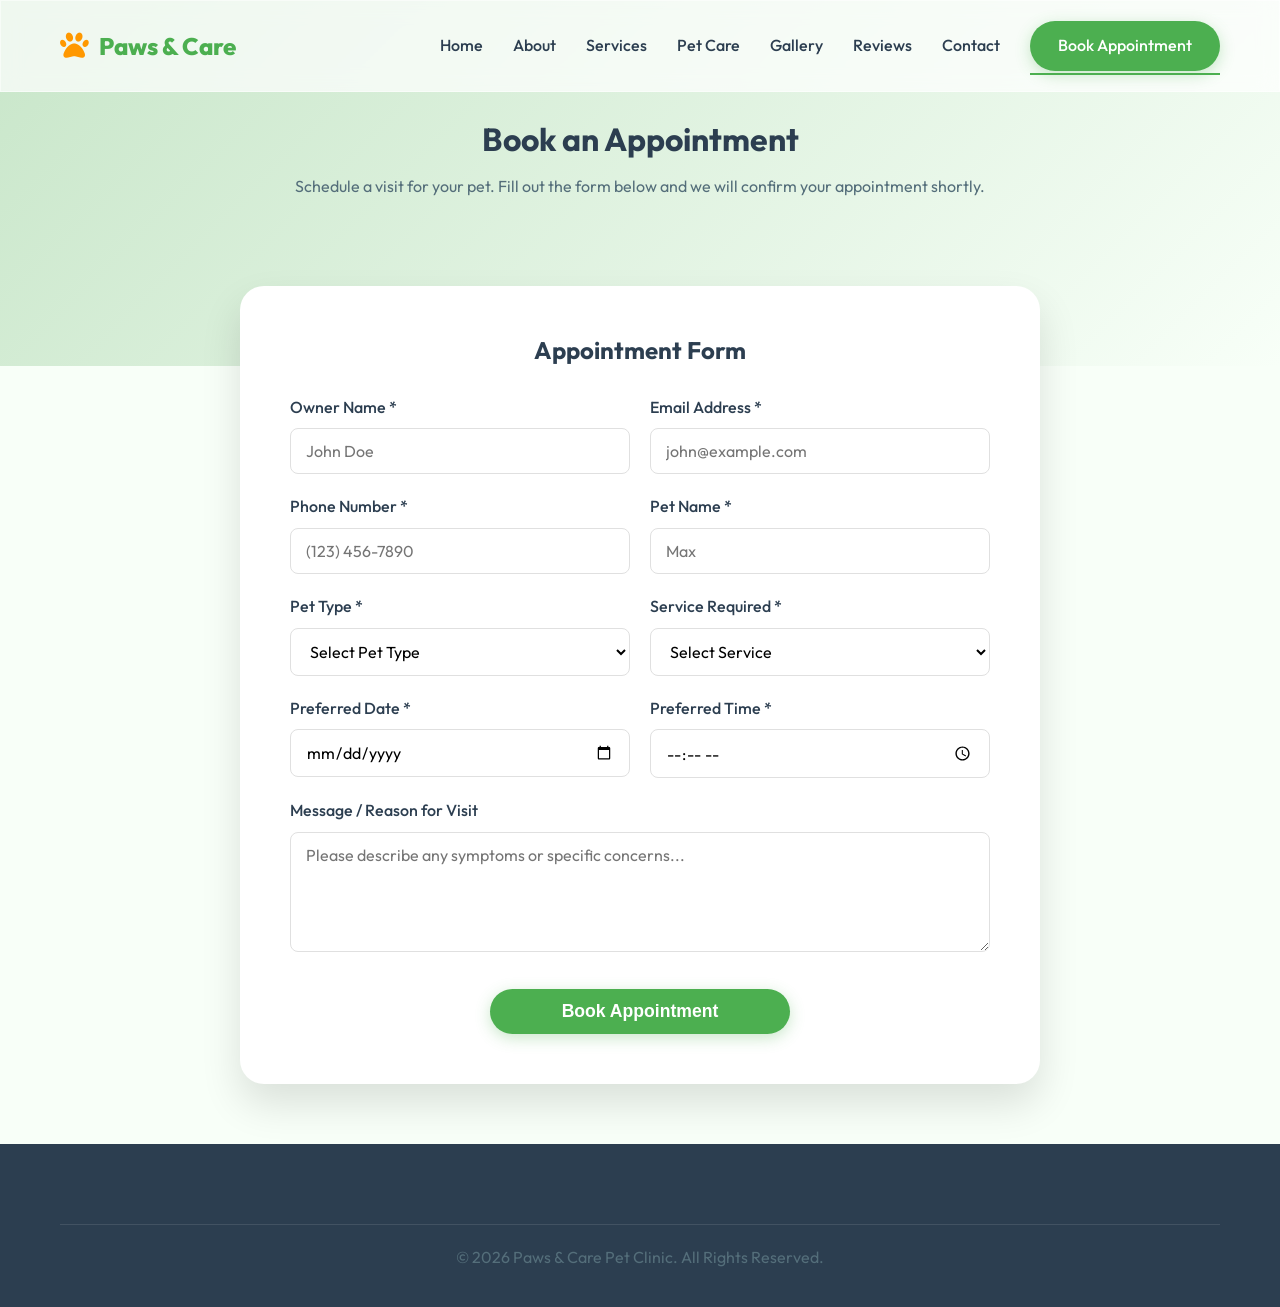
<file: appointment.html>
<!DOCTYPE html>
<html lang="en">
<head>
    <meta charset="UTF-8">
    <meta name="viewport" content="width=device-width, initial-scale=1.0">
    <title>Book Appointment | Paws & Care Pet Clinic</title>
    <link rel="stylesheet" href="https://cdnjs.cloudflare.com/ajax/libs/font-awesome/6.4.0/css/all.min.css">
    <link rel="stylesheet" href="style.css">
    <style>
        .appointment-form-container {
            background: white;
            border-radius: var(--radius-lg);
            padding: 50px;
            box-shadow: var(--shadow-lg);
            max-width: 800px;
            margin: -80px auto 60px;
            position: relative;
            z-index: 10;
        }
        
        .form-row {
            display: grid;
            grid-template-columns: 1fr 1fr;
            gap: 20px;
        }
        
        @media (max-width: 768px) {
            .form-row {
                grid-template-columns: 1fr;
            }
            .appointment-form-container {
                padding: 30px 20px;
            }
        }
    </style>
</head>
<body>

    <!-- Navbar -->
    <nav class="navbar glass">
        <div class="container nav-container">
            <a href="index.html" class="logo">
                <i class="fas fa-paw"></i> Paws & Care
            </a>
            <div class="mobile-menu-btn">
                <i class="fas fa-bars"></i>
            </div>
            <ul class="nav-links">
                <li><a href="index.html">Home</a></li>
                <li><a href="about.html">About</a></li>
                <li><a href="services.html">Services</a></li>
                <li><a href="pet-care.html">Pet Care</a></li>
                <li><a href="gallery.html">Gallery</a></li>
                <li><a href="testimonials.html">Reviews</a></li>
                <li><a href="contact.html">Contact</a></li>
                <li><a href="appointment.html" class="active btn btn-primary text-white" style="color: white !important;">Book Appointment</a></li>
            </ul>
        </div>
    </nav>

    <!-- Page Header -->
    <header class="page-header" style="padding-bottom: 150px;">
        <div class="container reveal">
            <h1>Book an Appointment</h1>
            <p>Schedule a visit for your pet. Fill out the form below and we will confirm your appointment shortly.</p>
        </div>
    </header>

    <!-- Form Section -->
    <div class="container">
        <div class="appointment-form-container reveal-up">
            <h2 class="text-center" style="margin-bottom: 30px;">Appointment Form</h2>
            <form id="appointmentForm">
                <div class="form-row">
                    <div class="form-group">
                        <label class="form-label" for="ownerName">Owner Name *</label>
                        <input type="text" id="ownerName" class="form-control" placeholder="John Doe" required>
                    </div>
                    <div class="form-group">
                        <label class="form-label" for="email">Email Address *</label>
                        <input type="email" id="email" class="form-control" placeholder="john@example.com" required>
                    </div>
                </div>
                
                <div class="form-row">
                    <div class="form-group">
                        <label class="form-label" for="phone">Phone Number *</label>
                        <input type="tel" id="phone" class="form-control" placeholder="(123) 456-7890" required>
                    </div>
                    <div class="form-group">
                        <label class="form-label" for="petName">Pet Name *</label>
                        <input type="text" id="petName" class="form-control" placeholder="Max" required>
                    </div>
                </div>

                <div class="form-row">
                    <div class="form-group">
                        <label class="form-label" for="petType">Pet Type *</label>
                        <select id="petType" class="form-control" required>
                            <option value="">Select Pet Type</option>
                            <option value="dog">Dog</option>
                            <option value="cat">Cat</option>
                            <option value="bird">Bird</option>
                            <option value="rabbit">Rabbit</option>
                            <option value="exotic">Exotic Pet</option>
                            <option value="other">Other</option>
                        </select>
                    </div>
                    <div class="form-group">
                        <label class="form-label" for="service">Service Required *</label>
                        <select id="service" class="form-control" required>
                            <option value="">Select Service</option>
                            <option value="general">General Checkup</option>
                            <option value="vaccination">Vaccination</option>
                            <option value="dental">Dental Care</option>
                            <option value="grooming">Pet Grooming</option>
                            <option value="surgery">Surgery Consultation</option>
                            <option value="other">Other</option>
                        </select>
                    </div>
                </div>

                <div class="form-row">
                    <div class="form-group">
                        <label class="form-label" for="date">Preferred Date *</label>
                        <input type="date" id="date" class="form-control" required>
                    </div>
                    <div class="form-group">
                        <label class="form-label" for="time">Preferred Time *</label>
                        <input type="time" id="time" class="form-control" required>
                    </div>
                </div>

                <div class="form-group">
                    <label class="form-label" for="message">Message / Reason for Visit</label>
                    <textarea id="message" class="form-control" placeholder="Please describe any symptoms or specific concerns..."></textarea>
                </div>

                <div class="text-center" style="margin-top: 30px;">
                    <button type="submit" class="btn btn-primary" style="width: 100%; max-width: 300px; font-size: 1.1rem;">Book Appointment</button>
                </div>
            </form>
        </div>
    </div>

    <!-- Footer -->
    <footer class="footer">
        <div class="container">
            <div class="footer-bottom">
                <p>&copy; 2026 Paws & Care Pet Clinic. All Rights Reserved.</p>
            </div>
        </div>
    </footer>

    <div id="back-to-top" class="back-to-top"><i class="fas fa-arrow-up"></i></div>
    <script src="script.js"></script>
</body>
</html>
</file>
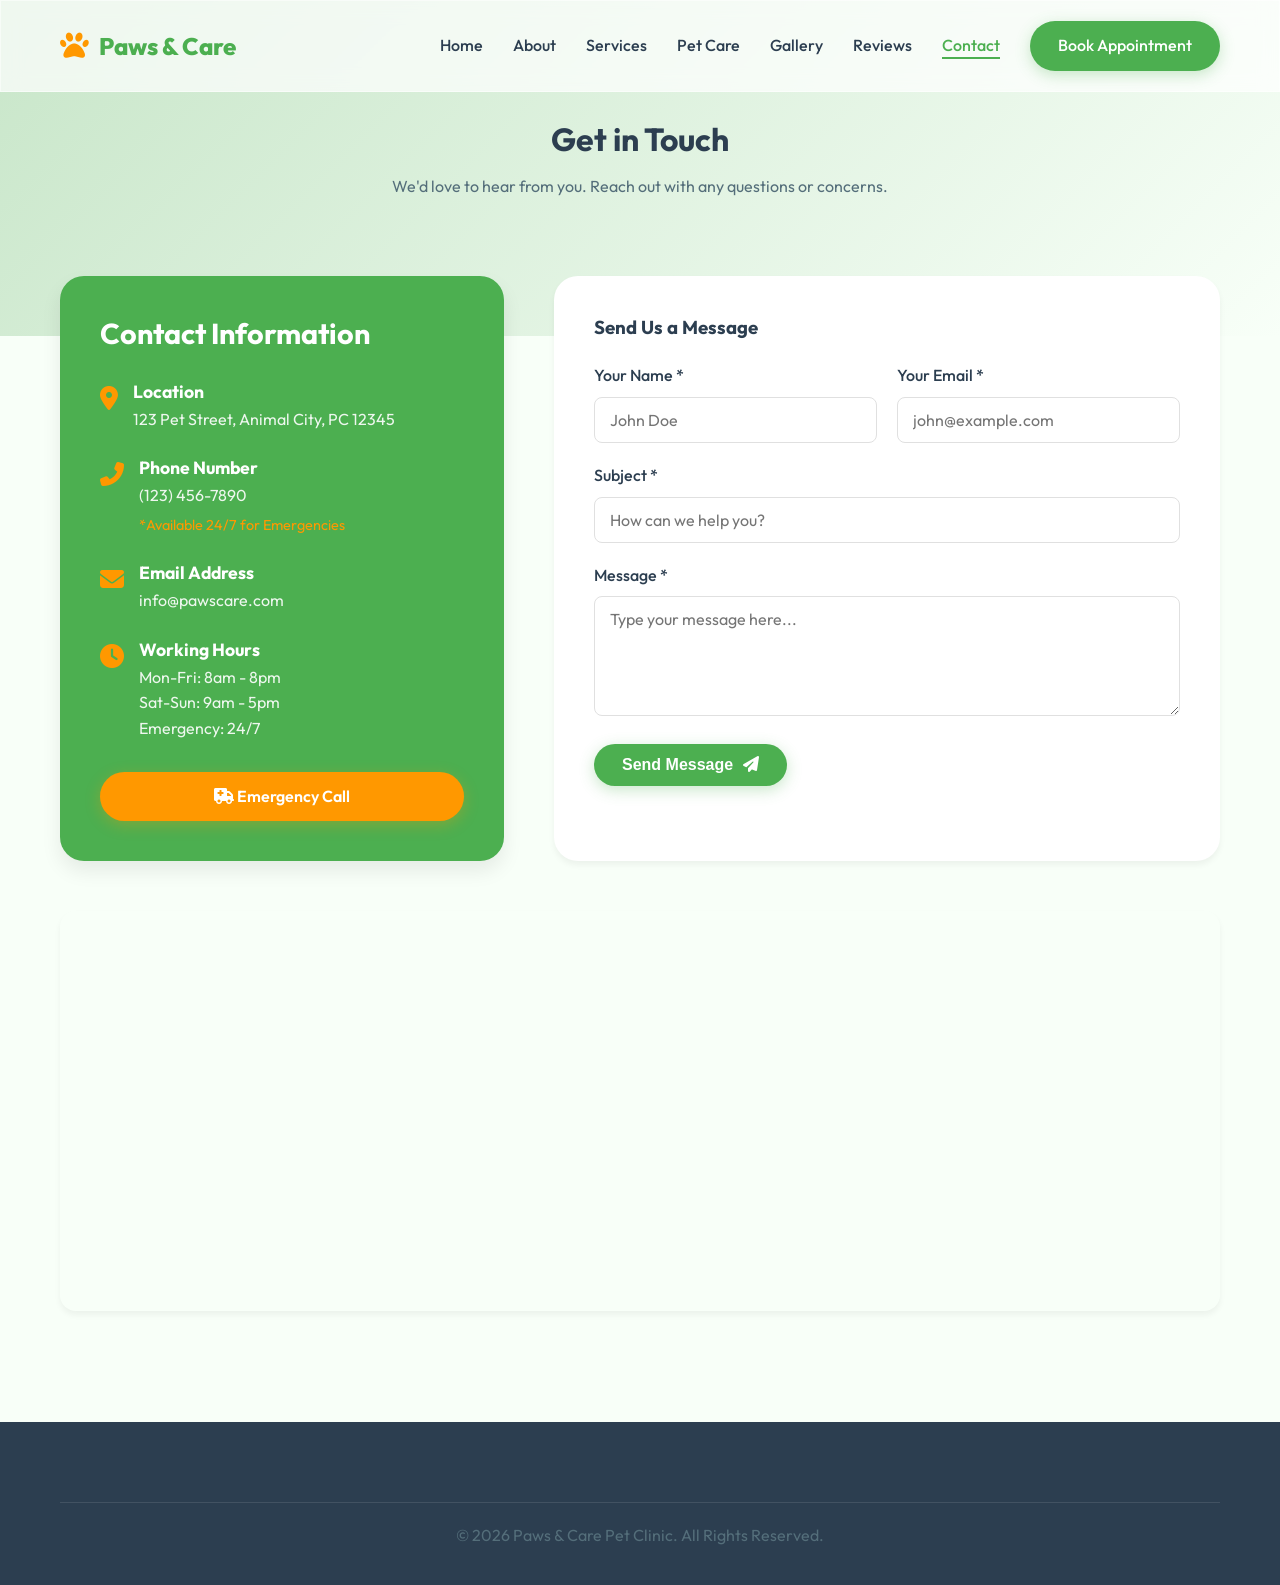
<file: contact.html>
<!DOCTYPE html>
<html lang="en">
<head>
    <meta charset="UTF-8">
    <meta name="viewport" content="width=device-width, initial-scale=1.0">
    <title>Contact Us | Paws & Care Pet Clinic</title>
    <link rel="stylesheet" href="https://cdnjs.cloudflare.com/ajax/libs/font-awesome/6.4.0/css/all.min.css">
    <link rel="stylesheet" href="style.css">
    <style>
        .contact-grid {
            display: grid;
            grid-template-columns: 1fr 1.5fr;
            gap: 50px;
            margin-top: -60px;
            position: relative;
            z-index: 10;
        }

        .contact-info-card {
            background: var(--primary);
            color: white;
            border-radius: var(--radius-lg);
            padding: 40px;
            box-shadow: var(--shadow-md);
        }

        .contact-info-card h3 {
            color: white;
            margin-bottom: 30px;
            font-size: 1.8rem;
        }

        .info-item {
            display: flex;
            align-items: flex-start;
            gap: 15px;
            margin-bottom: 25px;
        }

        .info-item i {
            font-size: 1.5rem;
            color: var(--secondary);
            margin-top: 5px;
        }

        .info-item h4 {
            color: white;
            margin: 0 0 5px;
            font-size: 1.1rem;
        }

        .info-item p {
            color: rgba(255, 255, 255, 0.9);
            margin: 0;
        }

        .contact-form-card {
            background: white;
            border-radius: var(--radius-lg);
            padding: 40px;
            box-shadow: var(--shadow-sm);
        }

        .map-container {
            width: 100%;
            height: 400px;
            border-radius: var(--radius-md);
            overflow: hidden;
            margin-top: 50px;
            box-shadow: var(--shadow-sm);
        }

        .map-container iframe {
            width: 100%;
            height: 100%;
            border: 0;
        }

        @media (max-width: 991px) {
            .contact-grid {
                grid-template-columns: 1fr;
            }
        }
    </style>
</head>
<body>

    <nav class="navbar glass">
        <div class="container nav-container">
            <a href="index.html" class="logo">
                <i class="fas fa-paw"></i> Paws & Care
            </a>
            <div class="mobile-menu-btn">
                <i class="fas fa-bars"></i>
            </div>
            <ul class="nav-links">
                <li><a href="index.html">Home</a></li>
                <li><a href="about.html">About</a></li>
                <li><a href="services.html">Services</a></li>
                <li><a href="pet-care.html">Pet Care</a></li>
                <li><a href="gallery.html">Gallery</a></li>
                <li><a href="testimonials.html">Reviews</a></li>
                <li><a href="contact.html" class="active">Contact</a></li>
                <li><a href="appointment.html" class="btn btn-primary text-white" style="color: white !important;">Book Appointment</a></li>
            </ul>
        </div>
    </nav>

    <header class="page-header" style="padding-bottom: 120px;">
        <div class="container reveal">
            <h1>Get in Touch</h1>
            <p>We'd love to hear from you. Reach out with any questions or concerns.</p>
        </div>
    </header>

    <div class="container">
        <div class="contact-grid">
            
            <div class="contact-info-card reveal-left">
                <h3>Contact Information</h3>
                
                <div class="info-item">
                    <i class="fas fa-map-marker-alt"></i>
                    <div>
                        <h4>Location</h4>
                        <p>123 Pet Street, Animal City, PC 12345</p>
                    </div>
                </div>

                <div class="info-item">
                    <i class="fas fa-phone-alt"></i>
                    <div>
                        <h4>Phone Number</h4>
                        <p>(123) 456-7890</p>
                        <p style="margin-top: 5px; font-size: 0.9rem; color: var(--secondary);">*Available 24/7 for Emergencies</p>
                    </div>
                </div>

                <div class="info-item">
                    <i class="fas fa-envelope"></i>
                    <div>
                        <h4>Email Address</h4>
                        <p>info@pawscare.com</p>
                    </div>
                </div>

                <div class="info-item">
                    <i class="fas fa-clock"></i>
                    <div>
                        <h4>Working Hours</h4>
                        <p>Mon-Fri: 8am - 8pm</p>
                        <p>Sat-Sun: 9am - 5pm</p>
                        <p>Emergency: 24/7</p>
                    </div>
                </div>

                <div style="margin-top: 30px;">
                    <a href="tel:1234567890" class="btn btn-secondary" style="width: 100%;"><i class="fas fa-ambulance"></i> Emergency Call</a>
                </div>
            </div>

            <div class="contact-form-card reveal-right">
                <h3 style="margin-bottom: 25px;">Send Us a Message</h3>
                <form id="contactForm">
                    <div class="form-row" style="display: grid; grid-template-columns: 1fr 1fr; gap: 20px;">
                        <div class="form-group">
                            <label class="form-label" for="name">Your Name *</label>
                            <input type="text" id="name" class="form-control" placeholder="John Doe" required>
                        </div>
                        <div class="form-group">
                            <label class="form-label" for="email">Your Email *</label>
                            <input type="email" id="email" class="form-control" placeholder="john@example.com" required>
                        </div>
                    </div>
                    
                    <div class="form-group">
                        <label class="form-label" for="subject">Subject *</label>
                        <input type="text" id="subject" class="form-control" placeholder="How can we help you?" required>
                    </div>

                    <div class="form-group">
                        <label class="form-label" for="message">Message *</label>
                        <textarea id="message" class="form-control" placeholder="Type your message here..." required></textarea>
                    </div>

                    <button type="submit" class="btn btn-primary">Send Message <i class="fas fa-paper-plane" style="margin-left: 5px;"></i></button>
                </form>
            </div>
        </div>

        <div class="map-container reveal">
            <!-- Google Maps Embed -->
            <iframe src="https://www.google.com/maps/embed?pb=!1m18!1m12!1m3!1d3151.83543450937!2d144.95373531531615!3d-37.8172099797517!2m3!1f0!2f0!3f0!3m2!1i1024!2i768!4f13.1!3m3!1m2!1s0x6ad65d4c2b349649%3A0xb6899234e561db11!2sEnvato!5e0!3m2!1sen!2sus!4v1614234567890!5m2!1sen!2sus" allowfullscreen="" loading="lazy"></iframe>
        </div>
    </div>

    <br><br>

    <!-- Footer -->
    <footer class="footer">
        <div class="container">
            <div class="footer-bottom">
                <p>&copy; 2026 Paws & Care Pet Clinic. All Rights Reserved.</p>
            </div>
        </div>
    </footer>

    <div id="back-to-top" class="back-to-top"><i class="fas fa-arrow-up"></i></div>
    <script src="script.js"></script>
</body>
</html>
</file>
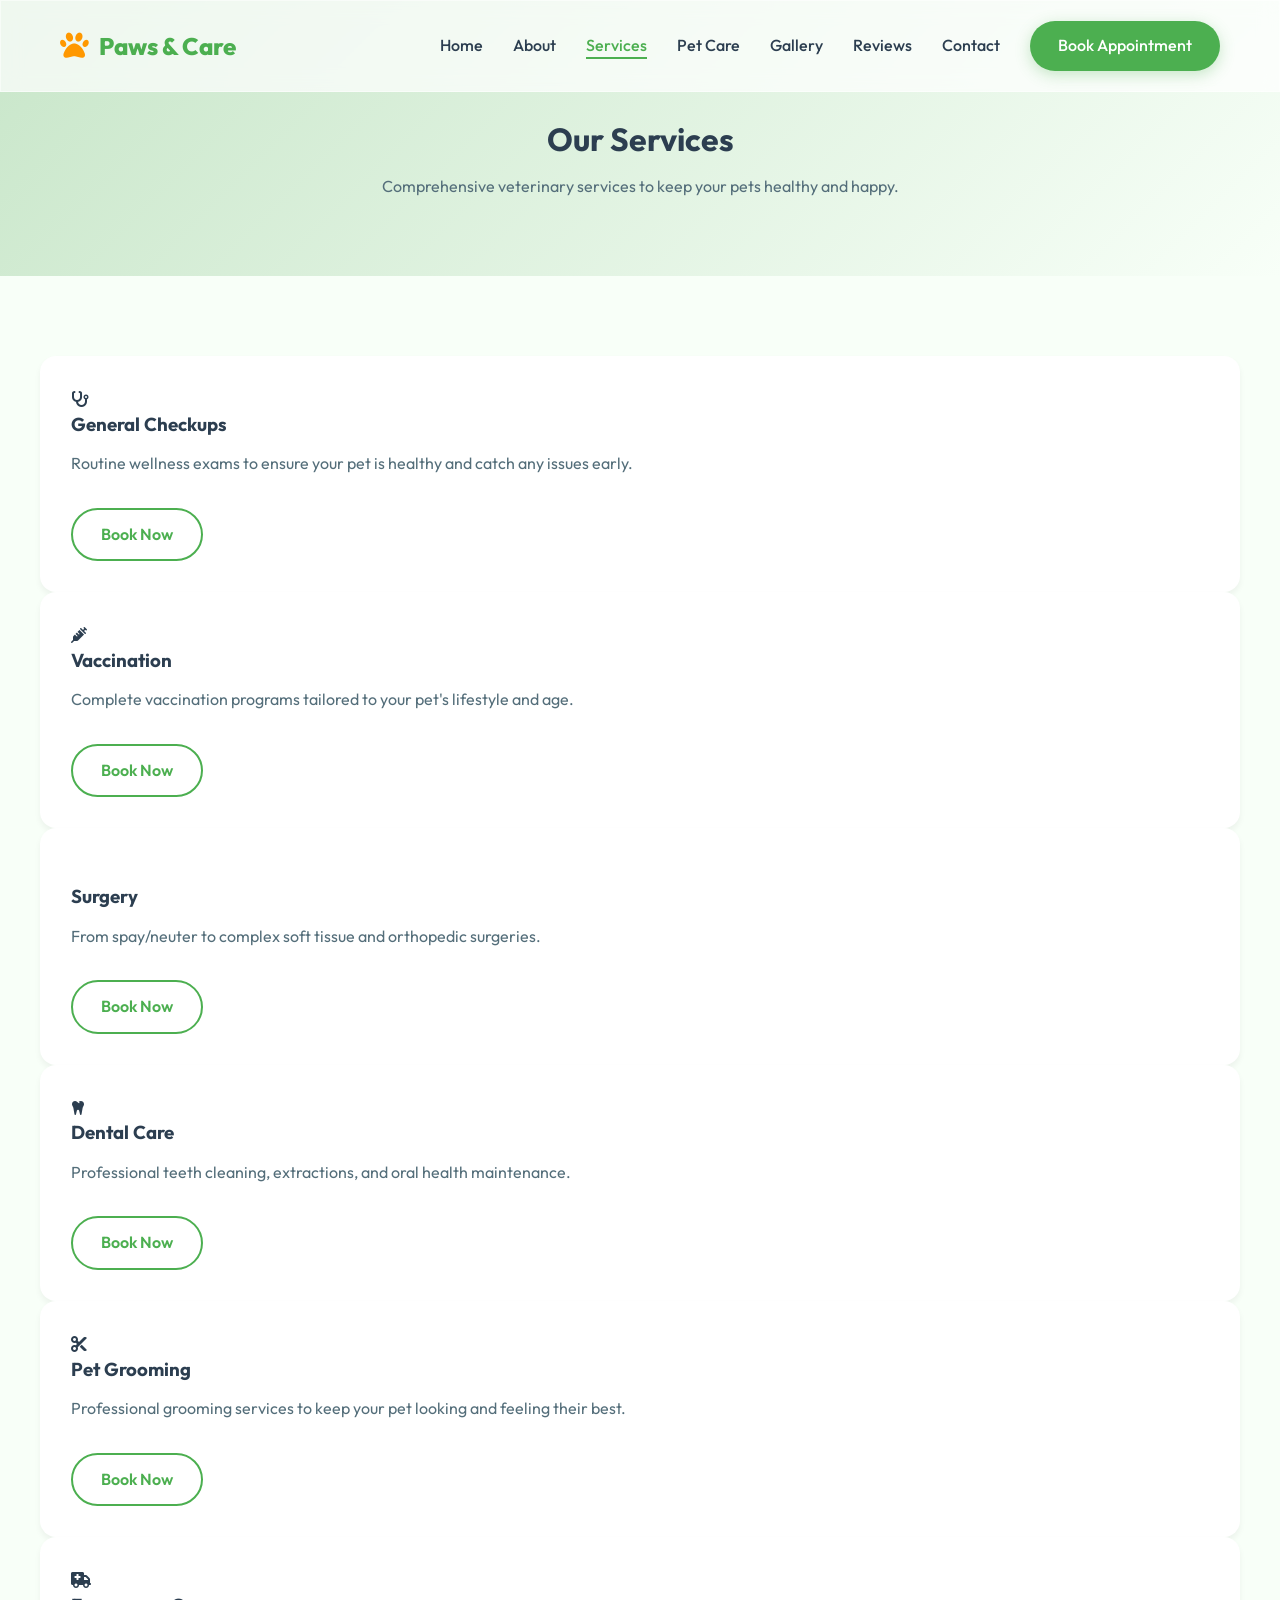
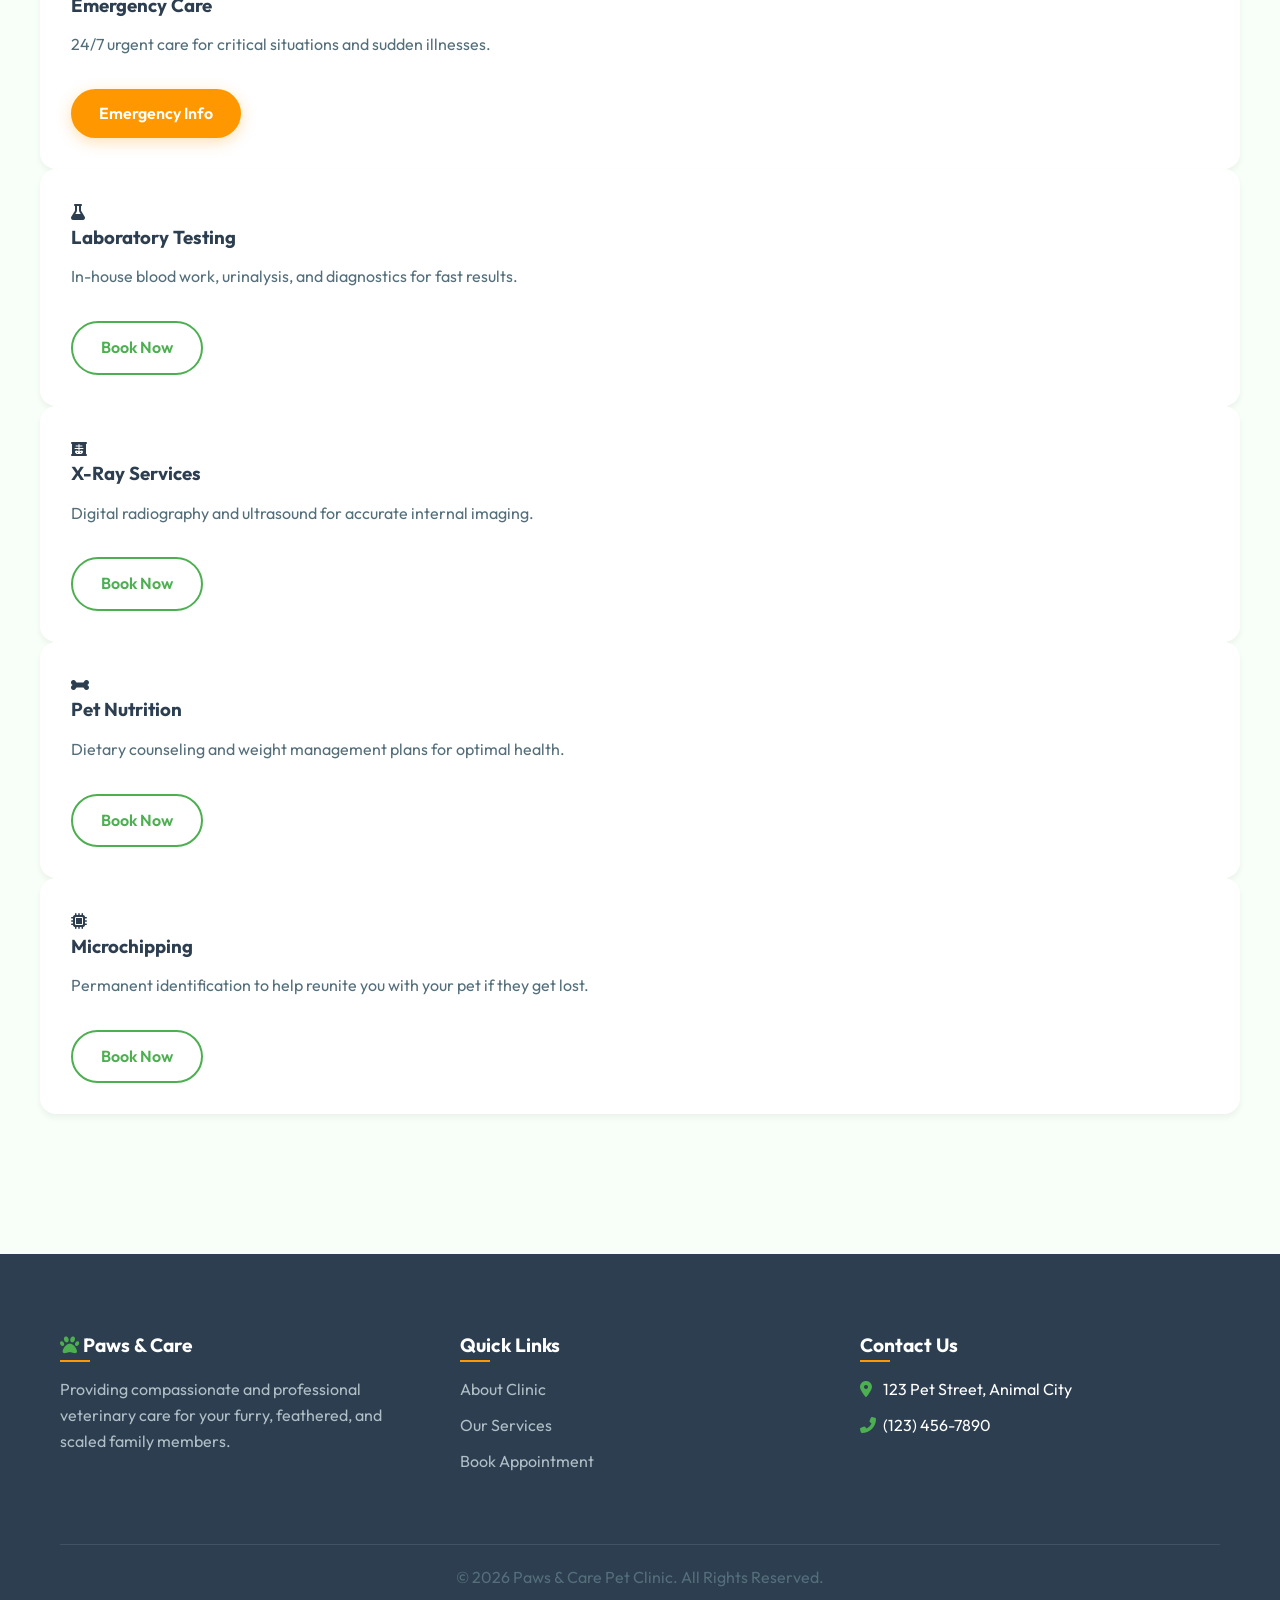
<file: services.html>
<!DOCTYPE html>
<html lang="en">
<head>
    <meta charset="UTF-8">
    <meta name="viewport" content="width=device-width, initial-scale=1.0">
    <title>Services | Paws & Care Pet Clinic</title>
    <link rel="stylesheet" href="https://cdnjs.cloudflare.com/ajax/libs/font-awesome/6.4.0/css/all.min.css">
    <link rel="stylesheet" href="style.css">
</head>
<body>

    <!-- Navbar -->
    <nav class="navbar glass">
        <div class="container nav-container">
            <a href="index.html" class="logo">
                <i class="fas fa-paw"></i> Paws & Care
            </a>
            <div class="mobile-menu-btn">
                <i class="fas fa-bars"></i>
            </div>
            <ul class="nav-links">
                <li><a href="index.html">Home</a></li>
                <li><a href="about.html">About</a></li>
                <li><a href="services.html" class="active">Services</a></li>
                <li><a href="pet-care.html">Pet Care</a></li>
                <li><a href="gallery.html">Gallery</a></li>
                <li><a href="testimonials.html">Reviews</a></li>
                <li><a href="contact.html">Contact</a></li>
                <li><a href="appointment.html" class="btn btn-primary text-white" style="color: white !important;">Book Appointment</a></li>
            </ul>
        </div>
    </nav>

    <!-- Page Header -->
    <header class="page-header">
        <div class="container reveal">
            <h1>Our Services</h1>
            <p>Comprehensive veterinary services to keep your pets healthy and happy.</p>
        </div>
    </header>

    <!-- Services Grid -->
    <section class="section container">
        <div class="features-grid">
            <div class="card feature-card reveal">
                <div class="feature-icon"><i class="fas fa-stethoscope"></i></div>
                <h3>General Checkups</h3>
                <p>Routine wellness exams to ensure your pet is healthy and catch any issues early.</p>
                <a href="appointment.html" class="btn btn-outline" style="margin-top: 15px;">Book Now</a>
            </div>
            <div class="card feature-card reveal" style="transition-delay: 0.1s;">
                <div class="feature-icon"><i class="fas fa-syringe"></i></div>
                <h3>Vaccination</h3>
                <p>Complete vaccination programs tailored to your pet's lifestyle and age.</p>
                <a href="appointment.html" class="btn btn-outline" style="margin-top: 15px;">Book Now</a>
            </div>
            <div class="card feature-card reveal" style="transition-delay: 0.2s;">
                <div class="feature-icon"><i class="fas fa-scalpel"></i></div>
                <h3>Surgery</h3>
                <p>From spay/neuter to complex soft tissue and orthopedic surgeries.</p>
                <a href="appointment.html" class="btn btn-outline" style="margin-top: 15px;">Book Now</a>
            </div>
            <div class="card feature-card reveal" style="transition-delay: 0.3s;">
                <div class="feature-icon"><i class="fas fa-tooth"></i></div>
                <h3>Dental Care</h3>
                <p>Professional teeth cleaning, extractions, and oral health maintenance.</p>
                <a href="appointment.html" class="btn btn-outline" style="margin-top: 15px;">Book Now</a>
            </div>
            <div class="card feature-card reveal" style="transition-delay: 0.4s;">
                <div class="feature-icon"><i class="fas fa-cut"></i></div>
                <h3>Pet Grooming</h3>
                <p>Professional grooming services to keep your pet looking and feeling their best.</p>
                <a href="appointment.html" class="btn btn-outline" style="margin-top: 15px;">Book Now</a>
            </div>
            <div class="card feature-card reveal" style="transition-delay: 0.5s;">
                <div class="feature-icon"><i class="fas fa-ambulance"></i></div>
                <h3>Emergency Care</h3>
                <p>24/7 urgent care for critical situations and sudden illnesses.</p>
                <a href="contact.html" class="btn btn-secondary" style="margin-top: 15px;">Emergency Info</a>
            </div>
            <div class="card feature-card reveal" style="transition-delay: 0.6s;">
                <div class="feature-icon"><i class="fas fa-flask"></i></div>
                <h3>Laboratory Testing</h3>
                <p>In-house blood work, urinalysis, and diagnostics for fast results.</p>
                <a href="appointment.html" class="btn btn-outline" style="margin-top: 15px;">Book Now</a>
            </div>
            <div class="card feature-card reveal" style="transition-delay: 0.7s;">
                <div class="feature-icon"><i class="fas fa-x-ray"></i></div>
                <h3>X-Ray Services</h3>
                <p>Digital radiography and ultrasound for accurate internal imaging.</p>
                <a href="appointment.html" class="btn btn-outline" style="margin-top: 15px;">Book Now</a>
            </div>
            <div class="card feature-card reveal" style="transition-delay: 0.8s;">
                <div class="feature-icon"><i class="fas fa-bone"></i></div>
                <h3>Pet Nutrition</h3>
                <p>Dietary counseling and weight management plans for optimal health.</p>
                <a href="appointment.html" class="btn btn-outline" style="margin-top: 15px;">Book Now</a>
            </div>
            <div class="card feature-card reveal" style="transition-delay: 0.9s;">
                <div class="feature-icon"><i class="fas fa-microchip"></i></div>
                <h3>Microchipping</h3>
                <p>Permanent identification to help reunite you with your pet if they get lost.</p>
                <a href="appointment.html" class="btn btn-outline" style="margin-top: 15px;">Book Now</a>
            </div>
        </div>
    </section>

    <!-- Footer -->
    <footer class="footer">
        <div class="container">
            <div class="footer-grid">
                <div class="footer-col">
                    <h3><i class="fas fa-paw" style="color: var(--primary);"></i> Paws & Care</h3>
                    <p>Providing compassionate and professional veterinary care for your furry, feathered, and scaled family members.</p>
                </div>
                <div class="footer-col">
                    <h3>Quick Links</h3>
                    <ul class="footer-links">
                        <li><a href="about.html">About Clinic</a></li>
                        <li><a href="services.html">Our Services</a></li>
                        <li><a href="appointment.html">Book Appointment</a></li>
                    </ul>
                </div>
                <div class="footer-col">
                    <h3>Contact Us</h3>
                    <ul class="footer-links">
                        <li><i class="fas fa-map-marker-alt" style="color: var(--primary); width: 20px;"></i> 123 Pet Street, Animal City</li>
                        <li><i class="fas fa-phone-alt" style="color: var(--primary); width: 20px;"></i> (123) 456-7890</li>
                    </ul>
                </div>
            </div>
            <div class="footer-bottom">
                <p>&copy; 2026 Paws & Care Pet Clinic. All Rights Reserved.</p>
            </div>
        </div>
    </footer>

    <!-- Back to Top -->
    <div id="back-to-top" class="back-to-top"><i class="fas fa-arrow-up"></i></div>
    <script src="script.js"></script>
</body>
</html>
</file>
<file: style.css>
@import url('https://fonts.googleapis.com/css2?family=Outfit:wght@300;400;500;600;700;800&display=swap');

:root {
  --primary: #4CAF50;
  --primary-dark: #388E3C;
  --primary-light: #C8E6C9;
  --secondary: #FF9800;
  --secondary-hover: #F57C00;
  --background: #F8FFF8;
  --surface: #ffffff;
  --text-dark: #2C3E50;
  --text-light: #546E7A;
  --border-color: #E0E0E0;
  
  --shadow-sm: 0 4px 6px rgba(0,0,0,0.05);
  --shadow-md: 0 10px 20px rgba(0,0,0,0.08);
  --shadow-lg: 0 20px 40px rgba(0,0,0,0.12);
  
  --radius-sm: 8px;
  --radius-md: 16px;
  --radius-lg: 24px;
  --radius-pill: 50px;
  
  --transition: all 0.3s cubic-bezier(0.25, 0.8, 0.25, 1);
}

* {
  margin: 0;
  padding: 0;
  box-sizing: border-box;
}

html {
  scroll-behavior: smooth;
  font-size: 16px;
}

body {
  font-family: 'Outfit', sans-serif;
  background-color: var(--background);
  color: var(--text-dark);
  line-height: 1.6;
  overflow-x: hidden;
}

body::-webkit-scrollbar {
  width: 10px;
}
body::-webkit-scrollbar-track {
  background: var(--background);
}
body::-webkit-scrollbar-thumb {
  background: var(--primary);
  border-radius: var(--radius-pill);
}

h1, h2, h3, h4, h5, h6 {
  font-weight: 700;
  line-height: 1.2;
  margin-bottom: 1rem;
  color: var(--text-dark);
}

p {
  color: var(--text-light);
  margin-bottom: 1rem;
}

a {
  text-decoration: none;
  color: inherit;
  transition: var(--transition);
}

ul {
  list-style: none;
}

img {
  max-width: 100%;
  height: auto;
  display: block;
}

.container {
  width: 100%;
  max-width: 1200px;
  margin: 0 auto;
  padding: 0 20px;
}

.section {
  padding: 80px 0;
}

.text-center {
  text-align: center;
}

/* Typography Utilities */
.section-title {
  font-size: 2.5rem;
  color: var(--text-dark);
  margin-bottom: 1rem;
  position: relative;
  display: inline-block;
}
.section-title::after {
  content: '';
  position: absolute;
  bottom: -10px;
  left: 50%;
  transform: translateX(-50%);
  width: 60px;
  height: 4px;
  background-color: var(--secondary);
  border-radius: var(--radius-pill);
}
.section-subtitle {
  font-size: 1.1rem;
  color: var(--text-light);
  max-width: 600px;
  margin: 0 auto 3rem;
}

/* Buttons */
.btn {
  display: inline-block;
  padding: 12px 28px;
  border-radius: var(--radius-pill);
  font-weight: 600;
  cursor: pointer;
  border: none;
  transition: var(--transition);
  text-align: center;
  font-size: 1rem;
}

.btn-primary {
  background-color: var(--primary);
  color: white;
  box-shadow: 0 4px 15px rgba(76, 175, 80, 0.3);
}

.btn-primary:hover {
  background-color: var(--primary-dark);
  transform: translateY(-3px);
  box-shadow: 0 6px 20px rgba(76, 175, 80, 0.4);
}

.btn-secondary {
  background-color: var(--secondary);
  color: white;
  box-shadow: 0 4px 15px rgba(255, 152, 0, 0.3);
}

.btn-secondary:hover {
  background-color: var(--secondary-hover);
  transform: translateY(-3px);
  box-shadow: 0 6px 20px rgba(255, 152, 0, 0.4);
}

.btn-outline {
  background-color: transparent;
  color: var(--primary);
  border: 2px solid var(--primary);
}

.btn-outline:hover {
  background-color: var(--primary);
  color: white;
}

/* Glassmorphism */
.glass {
  background: rgba(255, 255, 255, 0.7);
  backdrop-filter: blur(10px);
  -webkit-backdrop-filter: blur(10px);
  border: 1px solid rgba(255, 255, 255, 0.5);
}

/* Navbar */
.navbar {
  position: fixed;
  top: 0;
  left: 0;
  width: 100%;
  z-index: 1000;
  padding: 20px 0;
  transition: var(--transition);
}

.navbar.scrolled {
  background: rgba(255, 255, 255, 0.95);
  backdrop-filter: blur(10px);
  padding: 15px 0;
  box-shadow: var(--shadow-sm);
}

.nav-container {
  display: flex;
  justify-content: space-between;
  align-items: center;
}

.logo {
  display: flex;
  align-items: center;
  gap: 10px;
  font-size: 1.5rem;
  font-weight: 800;
  color: var(--primary);
}

.logo i {
  color: var(--secondary);
  font-size: 1.8rem;
}

.nav-links {
  display: flex;
  gap: 30px;
  align-items: center;
}

.nav-links a {
  font-weight: 500;
  color: var(--text-dark);
  position: relative;
}

.nav-links a::after {
  content: '';
  position: absolute;
  width: 0;
  height: 2px;
  bottom: -4px;
  left: 0;
  background-color: var(--primary);
  transition: var(--transition);
}

.nav-links a:hover::after,
.nav-links a.active::after {
  width: 100%;
}

.nav-links a:hover,
.nav-links a.active {
  color: var(--primary);
}

.mobile-menu-btn {
  display: none;
  font-size: 1.5rem;
  color: var(--text-dark);
  cursor: pointer;
}

/* Header Spacer for pages other than home if needed */
.page-header {
  padding-top: 120px;
  padding-bottom: 60px;
  background: linear-gradient(135deg, var(--primary-light), var(--background));
  text-align: center;
}

/* Footer */
.footer {
  background-color: var(--text-dark);
  color: white;
  padding: 80px 0 20px;
  margin-top: 60px;
}

.footer-grid {
  display: grid;
  grid-template-columns: repeat(auto-fit, minmax(250px, 1fr));
  gap: 40px;
  margin-bottom: 60px;
}

.footer-col h3 {
  color: white;
  margin-bottom: 20px;
  font-size: 1.2rem;
  position: relative;
  display: inline-block;
}

.footer-col h3::after {
  content: '';
  position: absolute;
  left: 0;
  bottom: -5px;
  width: 30px;
  height: 2px;
  background-color: var(--secondary);
}

.footer-col p {
  color: #b0bec5;
}

.footer-links li {
  margin-bottom: 10px;
}

.footer-links a {
  color: #b0bec5;
}

.footer-links a:hover {
  color: var(--secondary);
  padding-left: 5px;
}

.social-icons {
  display: flex;
  gap: 15px;
  margin-top: 20px;
}

.social-icons a {
  display: inline-flex;
  align-items: center;
  justify-content: center;
  width: 40px;
  height: 40px;
  background: rgba(255,255,255,0.1);
  border-radius: 50%;
  color: white;
  transition: var(--transition);
}

.social-icons a:hover {
  background: var(--primary);
  transform: translateY(-3px);
}

.footer-bottom {
  text-align: center;
  padding-top: 20px;
  border-top: 1px solid rgba(255,255,255,0.1);
  color: #b0bec5;
}

/* Back to Top */
.back-to-top {
  position: fixed;
  bottom: 30px;
  right: 30px;
  width: 50px;
  height: 50px;
  background-color: var(--primary);
  color: white;
  border-radius: 50%;
  display: flex;
  align-items: center;
  justify-content: center;
  font-size: 1.2rem;
  cursor: pointer;
  opacity: 0;
  visibility: hidden;
  transition: var(--transition);
  z-index: 999;
  box-shadow: var(--shadow-md);
}

.back-to-top.show {
  opacity: 1;
  visibility: visible;
}

.back-to-top:hover {
  background-color: var(--secondary);
  transform: translateY(-5px);
}

/* Animations */
@keyframes float {
  0% { transform: translateY(0px); }
  50% { transform: translateY(-20px); }
  100% { transform: translateY(0px); }
}

.floating {
  animation: float 4s ease-in-out infinite;
}

@keyframes pulse {
  0% { transform: scale(1); }
  50% { transform: scale(1.05); }
  100% { transform: scale(1); }
}

.pulse {
  animation: pulse 2s infinite;
}

/* Scroll Reveal Classes */
.reveal {
  opacity: 0;
  transform: translateY(50px);
  transition: all 0.8s ease-out;
}

.reveal.active {
  opacity: 1;
  transform: translateY(0);
}

.reveal-left {
  opacity: 0;
  transform: translateX(-50px);
  transition: all 0.8s ease-out;
}

.reveal-left.active {
  opacity: 1;
  transform: translateX(0);
}

.reveal-right {
  opacity: 0;
  transform: translateX(50px);
  transition: all 0.8s ease-out;
}

.reveal-right.active {
  opacity: 1;
  transform: translateX(0);
}

/* Background Blobs */
.blob {
  position: absolute;
  border-radius: 50%;
  filter: blur(60px);
  z-index: -1;
  opacity: 0.5;
}

.blob-1 {
  top: -100px;
  right: -100px;
  width: 400px;
  height: 400px;
  background-color: var(--primary-light);
}

.blob-2 {
  bottom: 20%;
  left: -150px;
  width: 300px;
  height: 300px;
  background-color: rgba(255, 152, 0, 0.2);
}

/* Form Styles */
.form-group {
  margin-bottom: 20px;
}

.form-label {
  display: block;
  margin-bottom: 8px;
  font-weight: 500;
  color: var(--text-dark);
}

.form-control {
  width: 100%;
  padding: 12px 15px;
  border: 1px solid var(--border-color);
  border-radius: var(--radius-sm);
  font-family: 'Outfit', sans-serif;
  font-size: 1rem;
  transition: var(--transition);
  background-color: var(--surface);
}

.form-control:focus {
  outline: none;
  border-color: var(--primary);
  box-shadow: 0 0 0 3px rgba(76, 175, 80, 0.2);
}

textarea.form-control {
  resize: vertical;
  min-height: 120px;
}

/* Cards */
.card {
  background: var(--surface);
  border-radius: var(--radius-md);
  padding: 30px;
  box-shadow: var(--shadow-sm);
  transition: var(--transition);
  height: 100%;
  border: 1px solid transparent;
}

.card:hover {
  transform: translateY(-10px);
  box-shadow: var(--shadow-lg);
  border-color: var(--primary-light);
}

/* Responsive */
@media (max-width: 991px) {
  .section-title {
    font-size: 2rem;
  }
}

@media (max-width: 768px) {
  .nav-links {
    position: absolute;
    top: 100%;
    left: 0;
    width: 100%;
    background: var(--surface);
    flex-direction: column;
    padding: 20px;
    box-shadow: var(--shadow-md);
    clip-path: polygon(0 0, 100% 0, 100% 0, 0 0);
    transition: var(--transition);
    gap: 20px;
  }

  .nav-links.active {
    clip-path: polygon(0 0, 100% 0, 100% 100%, 0 100%);
  }

  .mobile-menu-btn {
    display: block;
  }

  .section {
    padding: 60px 0;
  }
  
  .blob {
    display: none;
  }
}
</file>
